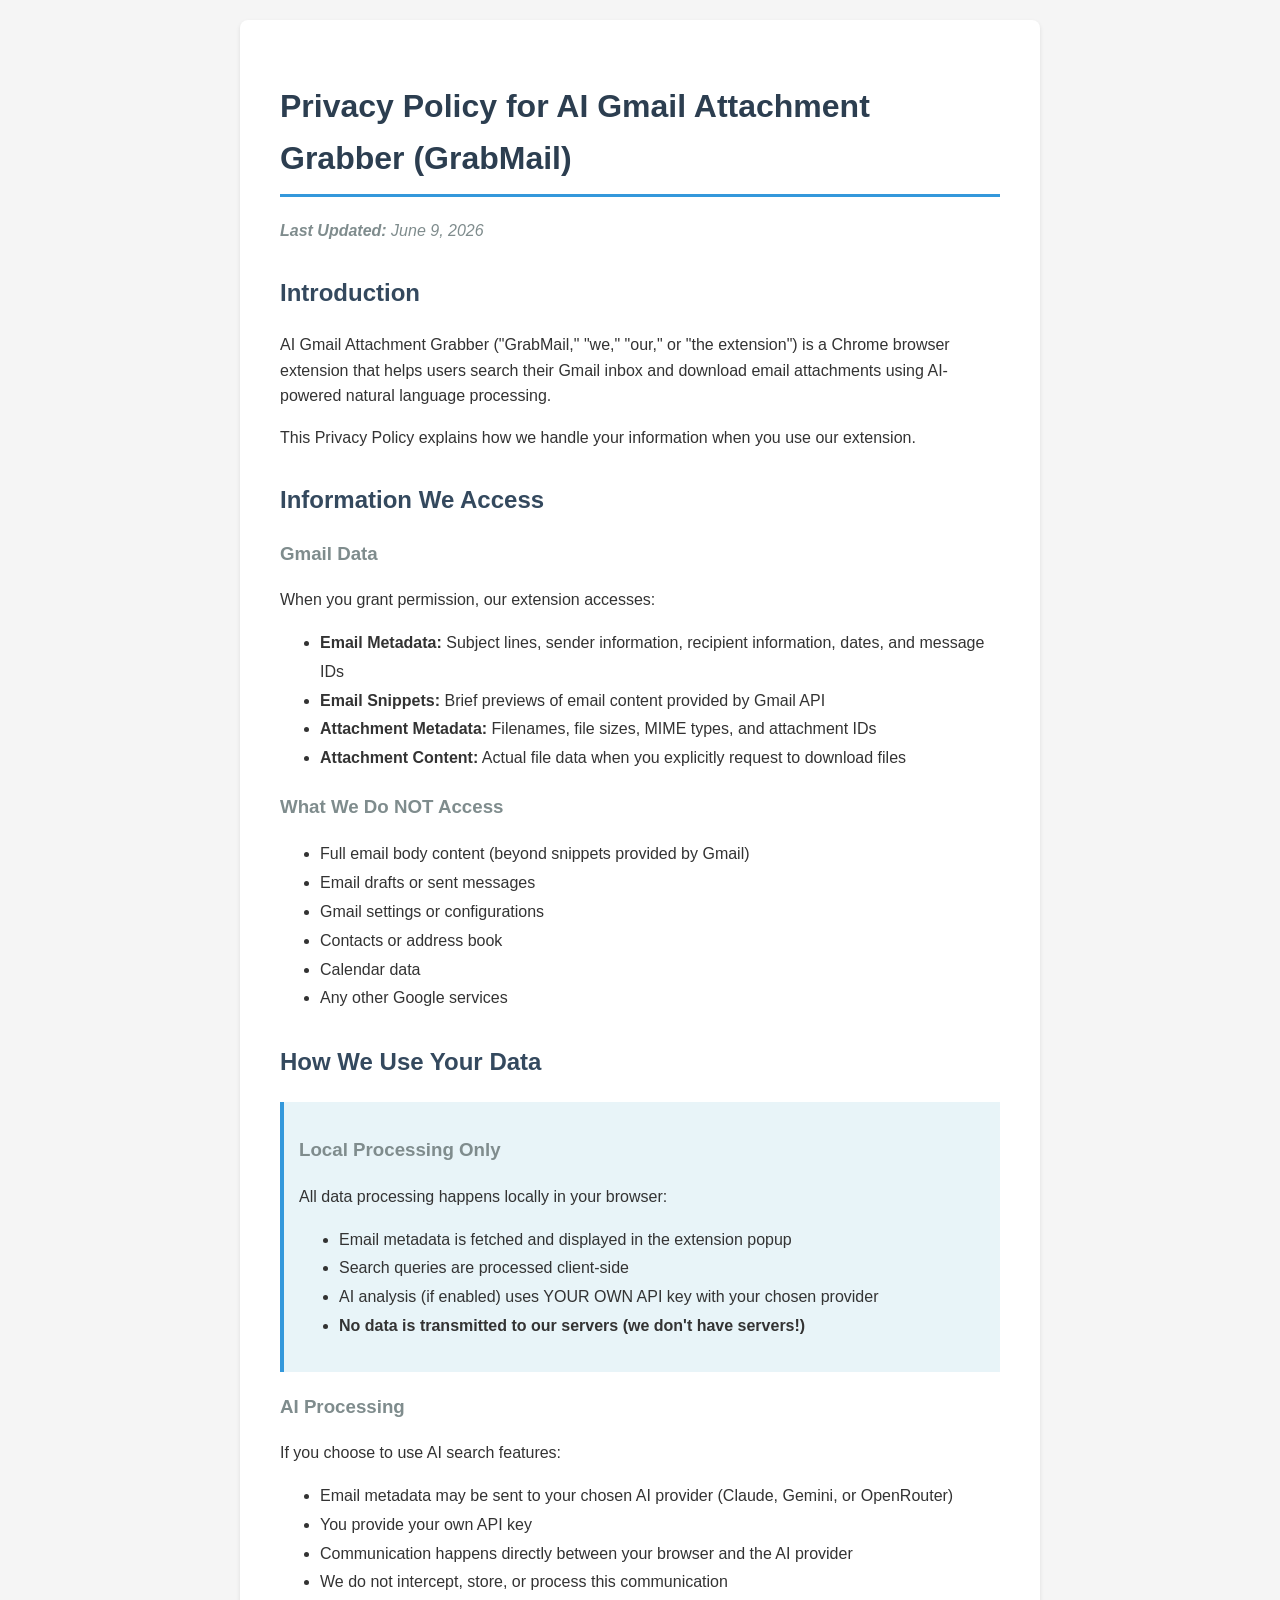
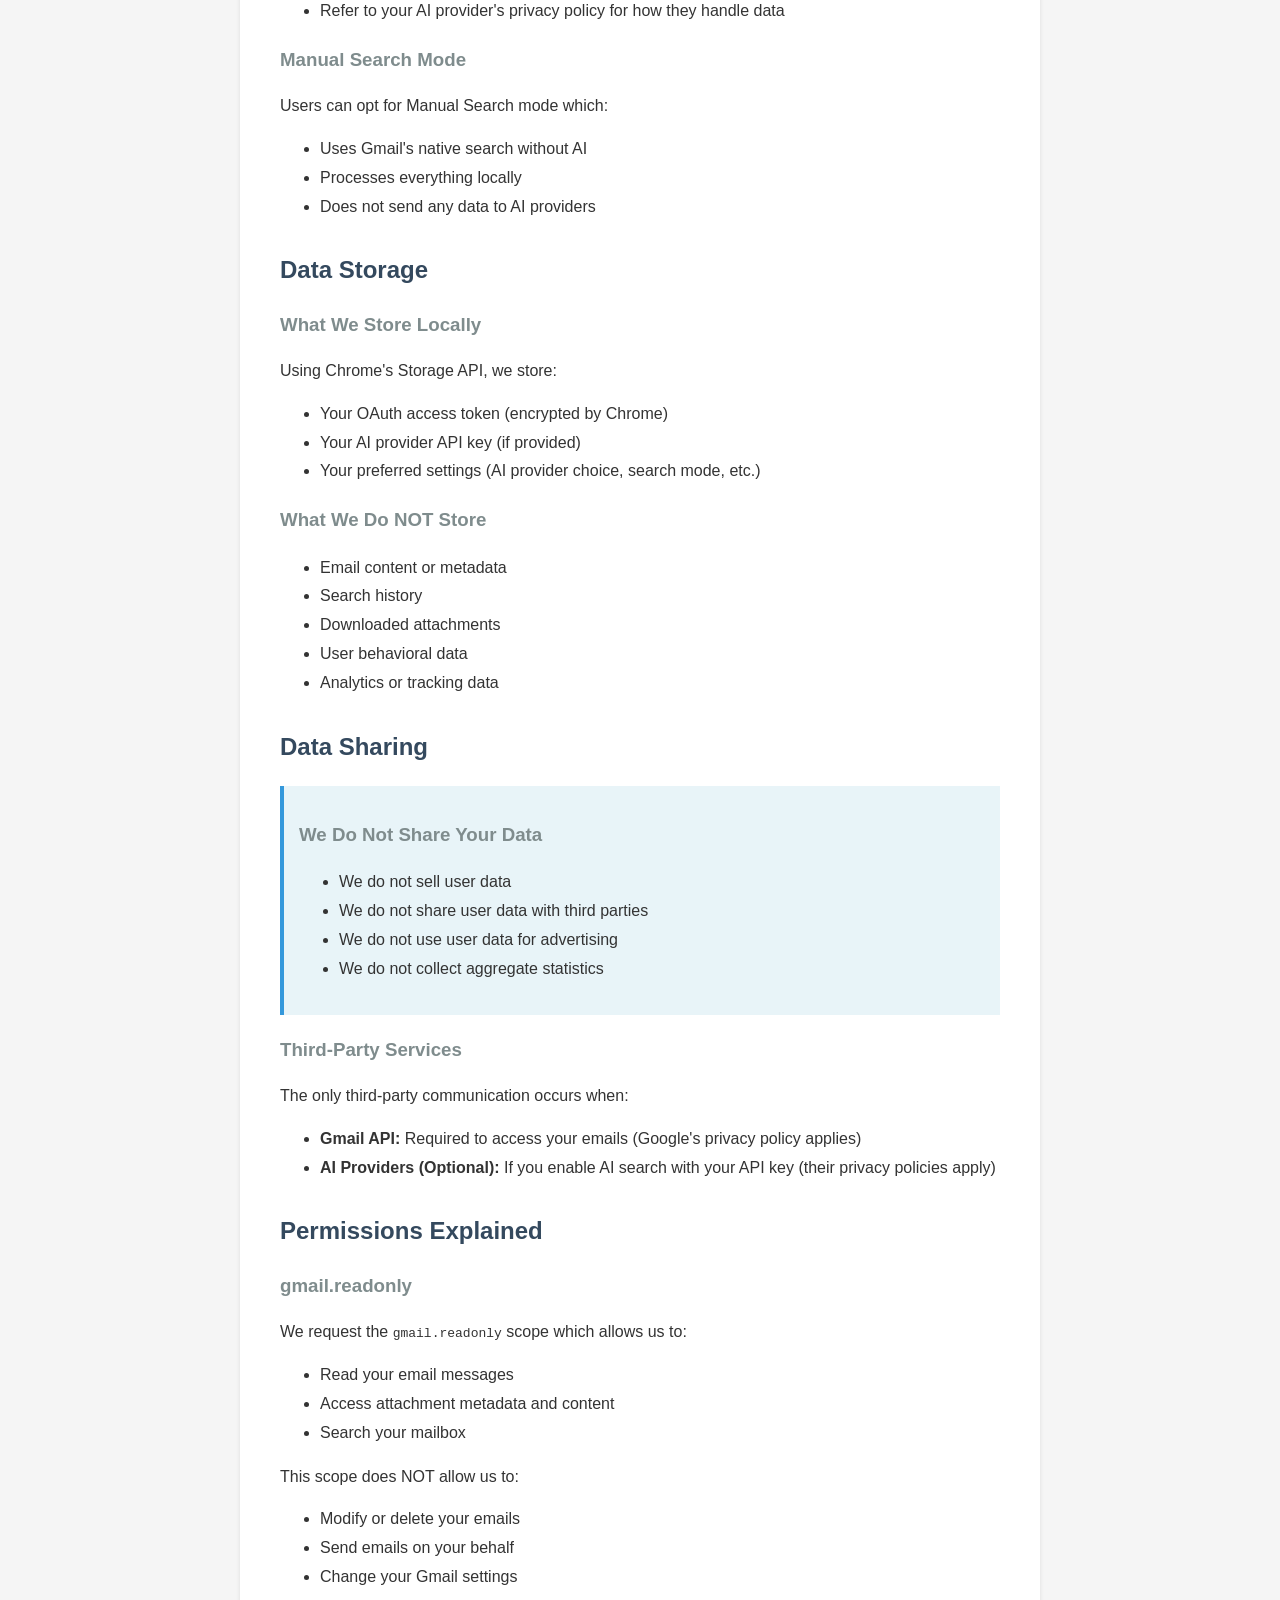
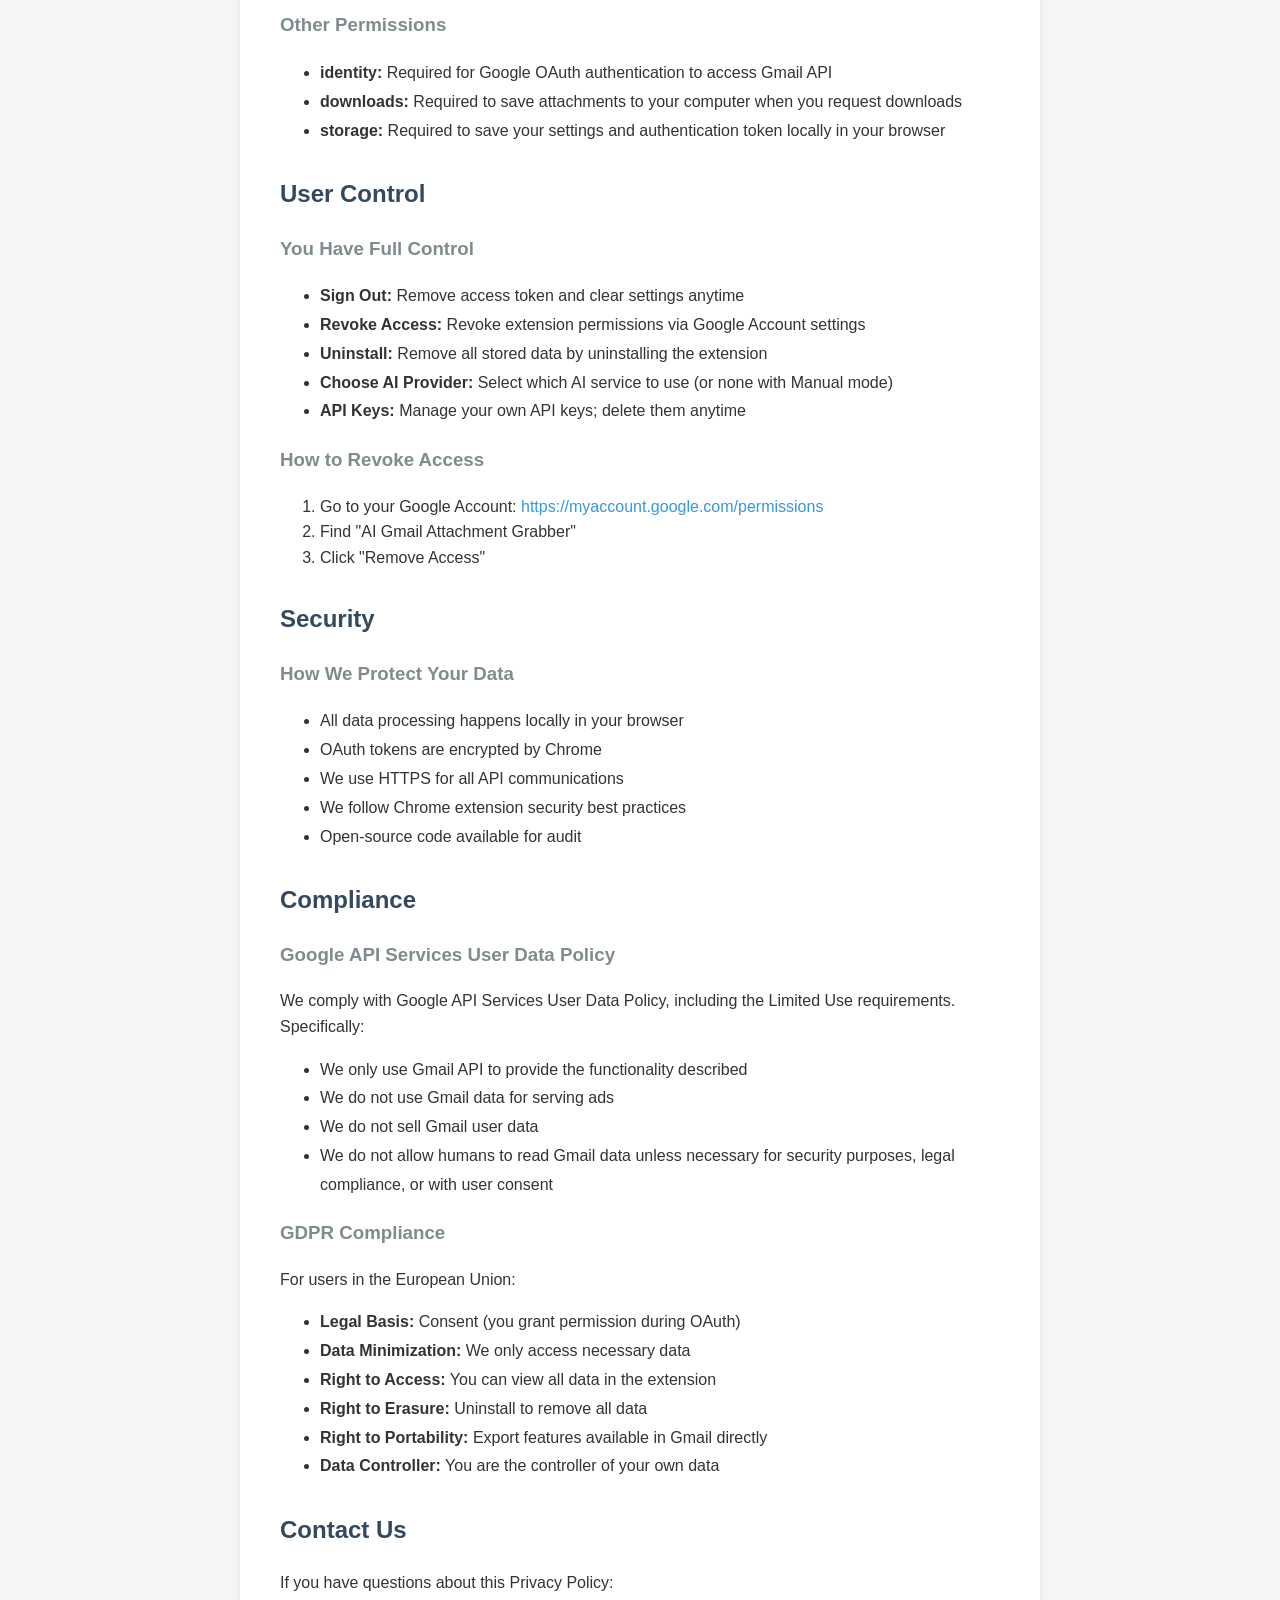
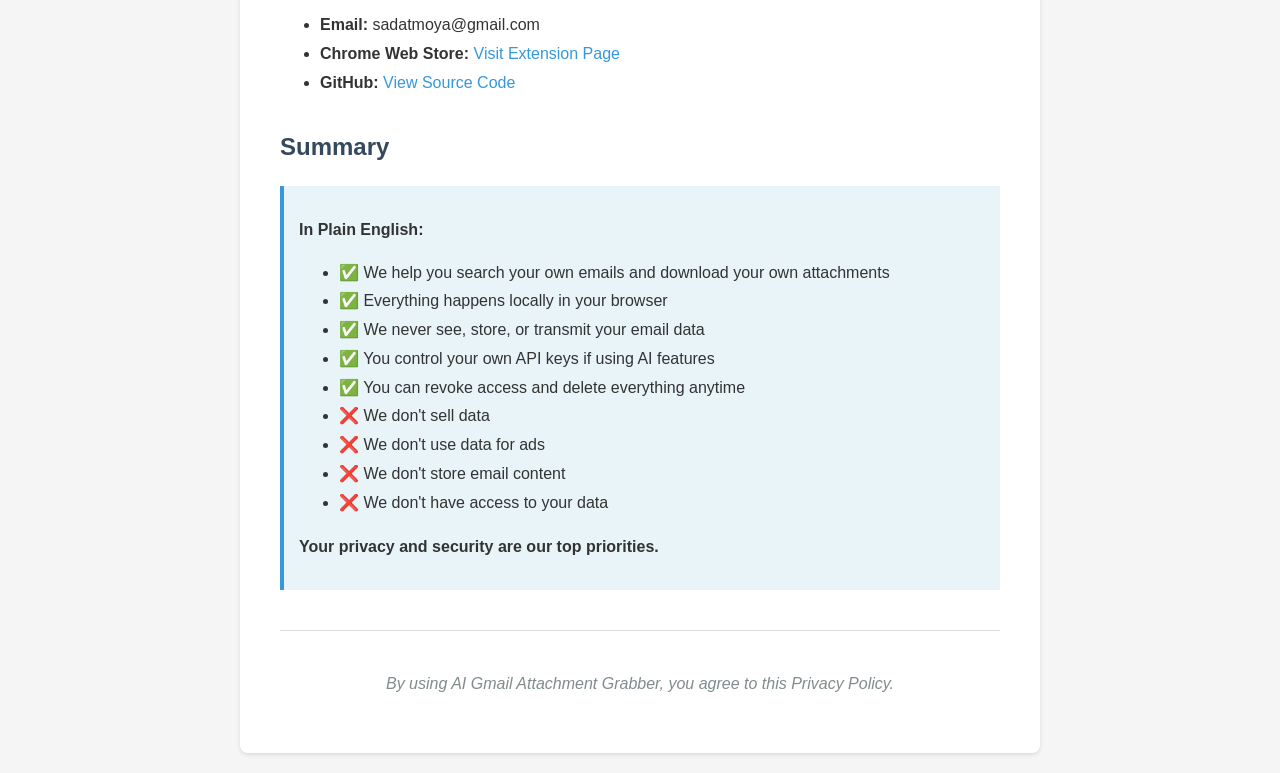
<file: privacy.html>
<!DOCTYPE html>
<html lang="en">
<head>
    <meta charset="UTF-8">
    <meta name="viewport" content="width=device-width, initial-scale=1.0">
    <title>Privacy Policy - AI Gmail Attachment Grabber</title>
    <style>
        body {
            font-family: -apple-system, BlinkMacSystemFont, 'Segoe UI', Roboto, Oxygen, Ubuntu, Cantarell, sans-serif;
            line-height: 1.6;
            max-width: 800px;
            margin: 0 auto;
            padding: 20px;
            color: #333;
            background: #f5f5f5;
        }
        .container {
            background: white;
            padding: 40px;
            border-radius: 8px;
            box-shadow: 0 2px 4px rgba(0,0,0,0.1);
        }
        h1 {
            color: #2c3e50;
            border-bottom: 3px solid #3498db;
            padding-bottom: 10px;
        }
        h2 {
            color: #34495e;
            margin-top: 30px;
        }
        h3 {
            color: #7f8c8d;
        }
        .highlight {
            background: #e8f4f8;
            padding: 15px;
            border-left: 4px solid #3498db;
            margin: 20px 0;
        }
        .update-date {
            color: #7f8c8d;
            font-style: italic;
        }
        ul {
            line-height: 1.8;
        }
        a {
            color: #3498db;
            text-decoration: none;
        }
        a:hover {
            text-decoration: underline;
        }
    </style>
</head>
<body>
    <div class="container">
        <h1>Privacy Policy for AI Gmail Attachment Grabber (GrabMail)</h1>
        <p class="update-date"><strong>Last Updated:</strong> June 9, 2026</p>

        <h2>Introduction</h2>
        <p>AI Gmail Attachment Grabber ("GrabMail," "we," "our," or "the extension") is a Chrome browser extension that helps users search their Gmail inbox and download email attachments using AI-powered natural language processing.</p>
        <p>This Privacy Policy explains how we handle your information when you use our extension.</p>

        <h2>Information We Access</h2>

        <h3>Gmail Data</h3>
        <p>When you grant permission, our extension accesses:</p>
        <ul>
            <li><strong>Email Metadata:</strong> Subject lines, sender information, recipient information, dates, and message IDs</li>
            <li><strong>Email Snippets:</strong> Brief previews of email content provided by Gmail API</li>
            <li><strong>Attachment Metadata:</strong> Filenames, file sizes, MIME types, and attachment IDs</li>
            <li><strong>Attachment Content:</strong> Actual file data when you explicitly request to download files</li>
        </ul>

        <h3>What We Do NOT Access</h3>
        <ul>
            <li>Full email body content (beyond snippets provided by Gmail)</li>
            <li>Email drafts or sent messages</li>
            <li>Gmail settings or configurations</li>
            <li>Contacts or address book</li>
            <li>Calendar data</li>
            <li>Any other Google services</li>
        </ul>

        <h2>How We Use Your Data</h2>

        <div class="highlight">
            <h3>Local Processing Only</h3>
            <p>All data processing happens locally in your browser:</p>
            <ul>
                <li>Email metadata is fetched and displayed in the extension popup</li>
                <li>Search queries are processed client-side</li>
                <li>AI analysis (if enabled) uses YOUR OWN API key with your chosen provider</li>
                <li><strong>No data is transmitted to our servers (we don't have servers!)</strong></li>
            </ul>
        </div>

        <h3>AI Processing</h3>
        <p>If you choose to use AI search features:</p>
        <ul>
            <li>Email metadata may be sent to your chosen AI provider (Claude, Gemini, or OpenRouter)</li>
            <li>You provide your own API key</li>
            <li>Communication happens directly between your browser and the AI provider</li>
            <li>We do not intercept, store, or process this communication</li>
            <li>Refer to your AI provider's privacy policy for how they handle data</li>
        </ul>

        <h3>Manual Search Mode</h3>
        <p>Users can opt for Manual Search mode which:</p>
        <ul>
            <li>Uses Gmail's native search without AI</li>
            <li>Processes everything locally</li>
            <li>Does not send any data to AI providers</li>
        </ul>

        <h2>Data Storage</h2>

        <h3>What We Store Locally</h3>
        <p>Using Chrome's Storage API, we store:</p>
        <ul>
            <li>Your OAuth access token (encrypted by Chrome)</li>
            <li>Your AI provider API key (if provided)</li>
            <li>Your preferred settings (AI provider choice, search mode, etc.)</li>
        </ul>

        <h3>What We Do NOT Store</h3>
        <ul>
            <li>Email content or metadata</li>
            <li>Search history</li>
            <li>Downloaded attachments</li>
            <li>User behavioral data</li>
            <li>Analytics or tracking data</li>
        </ul>

        <h2>Data Sharing</h2>

        <div class="highlight">
            <h3>We Do Not Share Your Data</h3>
            <ul>
                <li>We do not sell user data</li>
                <li>We do not share user data with third parties</li>
                <li>We do not use user data for advertising</li>
                <li>We do not collect aggregate statistics</li>
            </ul>
        </div>

        <h3>Third-Party Services</h3>
        <p>The only third-party communication occurs when:</p>
        <ul>
            <li><strong>Gmail API:</strong> Required to access your emails (Google's privacy policy applies)</li>
            <li><strong>AI Providers (Optional):</strong> If you enable AI search with your API key (their privacy policies apply)</li>
        </ul>

        <h2>Permissions Explained</h2>

        <h3>gmail.readonly</h3>
        <p>We request the <code>gmail.readonly</code> scope which allows us to:</p>
        <ul>
            <li>Read your email messages</li>
            <li>Access attachment metadata and content</li>
            <li>Search your mailbox</li>
        </ul>
        <p>This scope does NOT allow us to:</p>
        <ul>
            <li>Modify or delete your emails</li>
            <li>Send emails on your behalf</li>
            <li>Change your Gmail settings</li>
        </ul>

        <h3>Other Permissions</h3>
        <ul>
            <li><strong>identity:</strong> Required for Google OAuth authentication to access Gmail API</li>
            <li><strong>downloads:</strong> Required to save attachments to your computer when you request downloads</li>
            <li><strong>storage:</strong> Required to save your settings and authentication token locally in your browser</li>
        </ul>

        <h2>User Control</h2>

        <h3>You Have Full Control</h3>
        <ul>
            <li><strong>Sign Out:</strong> Remove access token and clear settings anytime</li>
            <li><strong>Revoke Access:</strong> Revoke extension permissions via Google Account settings</li>
            <li><strong>Uninstall:</strong> Remove all stored data by uninstalling the extension</li>
            <li><strong>Choose AI Provider:</strong> Select which AI service to use (or none with Manual mode)</li>
            <li><strong>API Keys:</strong> Manage your own API keys; delete them anytime</li>
        </ul>

        <h3>How to Revoke Access</h3>
        <ol>
            <li>Go to your Google Account: <a href="https://myaccount.google.com/permissions" target="_blank">https://myaccount.google.com/permissions</a></li>
            <li>Find "AI Gmail Attachment Grabber"</li>
            <li>Click "Remove Access"</li>
        </ol>

        <h2>Security</h2>

        <h3>How We Protect Your Data</h3>
        <ul>
            <li>All data processing happens locally in your browser</li>
            <li>OAuth tokens are encrypted by Chrome</li>
            <li>We use HTTPS for all API communications</li>
            <li>We follow Chrome extension security best practices</li>
            <li>Open-source code available for audit</li>
        </ul>

        <h2>Compliance</h2>

        <h3>Google API Services User Data Policy</h3>
        <p>We comply with Google API Services User Data Policy, including the Limited Use requirements. Specifically:</p>
        <ul>
            <li>We only use Gmail API to provide the functionality described</li>
            <li>We do not use Gmail data for serving ads</li>
            <li>We do not sell Gmail user data</li>
            <li>We do not allow humans to read Gmail data unless necessary for security purposes, legal compliance, or with user consent</li>
        </ul>

        <h3>GDPR Compliance</h3>
        <p>For users in the European Union:</p>
        <ul>
            <li><strong>Legal Basis:</strong> Consent (you grant permission during OAuth)</li>
            <li><strong>Data Minimization:</strong> We only access necessary data</li>
            <li><strong>Right to Access:</strong> You can view all data in the extension</li>
            <li><strong>Right to Erasure:</strong> Uninstall to remove all data</li>
            <li><strong>Right to Portability:</strong> Export features available in Gmail directly</li>
            <li><strong>Data Controller:</strong> You are the controller of your own data</li>
        </ul>

        <h2>Contact Us</h2>
        <p>If you have questions about this Privacy Policy:</p>
        <ul>
            <li><strong>Email:</strong> sadatmoya@gmail.com</li>
            <li><strong>Chrome Web Store:</strong> <a href="https://chromewebstore.google.com/detail/ai-gmail-attachment-grabb/jfdkgidcdiegphiakplhlgnhplphnfif" target="_blank">Visit Extension Page</a></li>
            <li><strong>GitHub:</strong> <a href="https://github.com/sadat934/AI-Gmail-Attachment-Grabber" target="_blank">View Source Code</a></li>
        </ul>

        <h2>Summary</h2>

        <div class="highlight">
            <p><strong>In Plain English:</strong></p>
            <ul>
                <li>✅ We help you search your own emails and download your own attachments</li>
                <li>✅ Everything happens locally in your browser</li>
                <li>✅ We never see, store, or transmit your email data</li>
                <li>✅ You control your own API keys if using AI features</li>
                <li>✅ You can revoke access and delete everything anytime</li>
                <li>❌ We don't sell data</li>
                <li>❌ We don't use data for ads</li>
                <li>❌ We don't store email content</li>
                <li>❌ We don't have access to your data</li>
            </ul>
            <p><strong>Your privacy and security are our top priorities.</strong></p>
        </div>

        <hr style="margin: 40px 0; border: none; border-top: 1px solid #ddd;">

        <p style="text-align: center; color: #7f8c8d;"><em>By using AI Gmail Attachment Grabber, you agree to this Privacy Policy.</em></p>
    </div>
</body>
</html>
</file>
